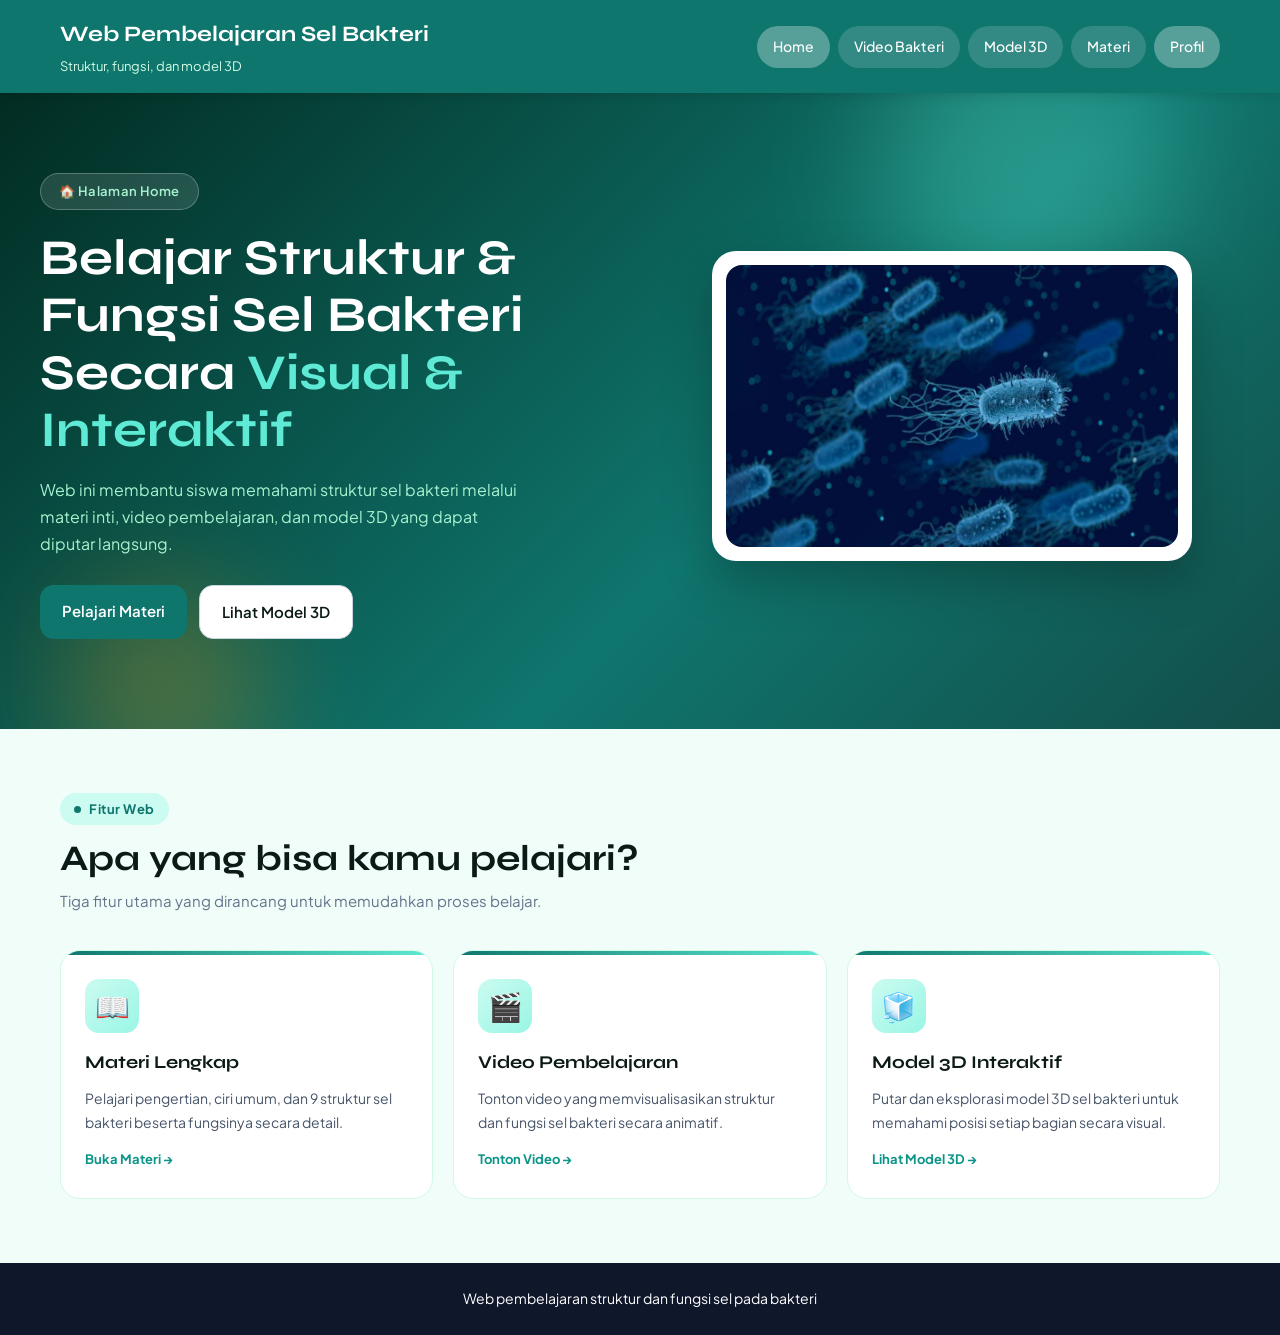
<file: index.html>
<!DOCTYPE html>
<html lang="id">
<head>
  <meta charset="UTF-8" />
  <meta name="viewport" content="width=device-width, initial-scale=1.0" />
  <title>Home | Struktur dan Fungsi Sel Bakteri</title>
  <link rel="preconnect" href="https://fonts.googleapis.com">
  <link href="https://fonts.googleapis.com/css2?family=Syne:wght@700;800&family=Plus+Jakarta+Sans:wght@400;500;600&display=swap" rel="stylesheet">
  <link rel="stylesheet" href="style.css" />
</head>
<body>

  <header>
    <div class="navbar">
      <div class="brand">
        <h1>Web Pembelajaran Sel Bakteri</h1>
        <p>Struktur, fungsi, dan model 3D</p>
      </div>
      <nav>
        <a href="index.html" class="active">Home</a>
        <a href="bakteri-gunung-berapi.html">Video Bakteri</a>
        <a href="model-3d.html">Model 3D</a>
        <a href="materi.html">Materi</a>
         <a href="profil.html" class="active">Profil</a>
      </nav>
    </div>
  </header>

  <main>

    <!-- HERO -->
    <section class="home-hero">
      <div class="blob blob-1"></div>
      <div class="blob blob-2"></div>
      <div class="home-hero-inner">
        <div class="home-hero-text reveal">
          <span class="page-chip">🏠 Halaman Home</span>
          <h2>Belajar Struktur &amp; Fungsi Sel Bakteri Secara <span>Visual &amp; Interaktif</span></h2>
          <p>Web ini membantu siswa memahami struktur sel bakteri melalui materi inti, video pembelajaran, dan model 3D yang dapat diputar langsung.</p>
          <div class="hero-buttons">
            <a href="materi.html" class="btn btn-primary">Pelajari Materi</a>
            <a href="model-3d.html" class="btn btn-secondary">Lihat Model 3D</a>
          </div>
        </div>
        <div class="home-hero-img reveal" style="transition-delay:.15s">
          <div class="img-frame">
            <img src="images/bakteri.jpg" alt="Ilustrasi bakteri">
          </div>
        </div>
      </div>
    </section>

    <!-- FITUR -->
    <section class="home-features">
      <div class="feat-container">
        <div class="section-label"><span class="dot"></span> Fitur Web</div>
        <h2 class="section-title">Apa yang bisa kamu pelajari?</h2>
        <p class="section-sub">Tiga fitur utama yang dirancang untuk memudahkan proses belajar.</p>

        <div class="feat-grid">
          <a href="materi.html" class="feat-card reveal">
            <div class="feat-icon">📖</div>
            <h3>Materi Lengkap</h3>
            <p>Pelajari pengertian, ciri umum, dan 9 struktur sel bakteri beserta fungsinya secara detail.</p>
            <span class="feat-link">Buka Materi →</span>
          </a>
          <a href="bakteri-gunung-berapi.html" class="feat-card reveal" style="transition-delay:.1s">
            <div class="feat-icon">🎬</div>
            <h3>Video Pembelajaran</h3>
            <p>Tonton video yang memvisualisasikan struktur dan fungsi sel bakteri secara animatif.</p>
            <span class="feat-link">Tonton Video →</span>
          </a>
          <a href="model-3d.html" class="feat-card reveal" style="transition-delay:.2s">
            <div class="feat-icon">🧊</div>
            <h3>Model 3D Interaktif</h3>
            <p>Putar dan eksplorasi model 3D sel bakteri untuk memahami posisi setiap bagian secara visual.</p>
            <span class="feat-link">Lihat Model 3D →</span>
          </a>
        </div>
      </div>
    </section>

  </main>

  <footer>
    <p>Web pembelajaran struktur dan fungsi sel pada bakteri</p>
  </footer>

  <script src="script.js"></script>
</body>
</html>
</file>
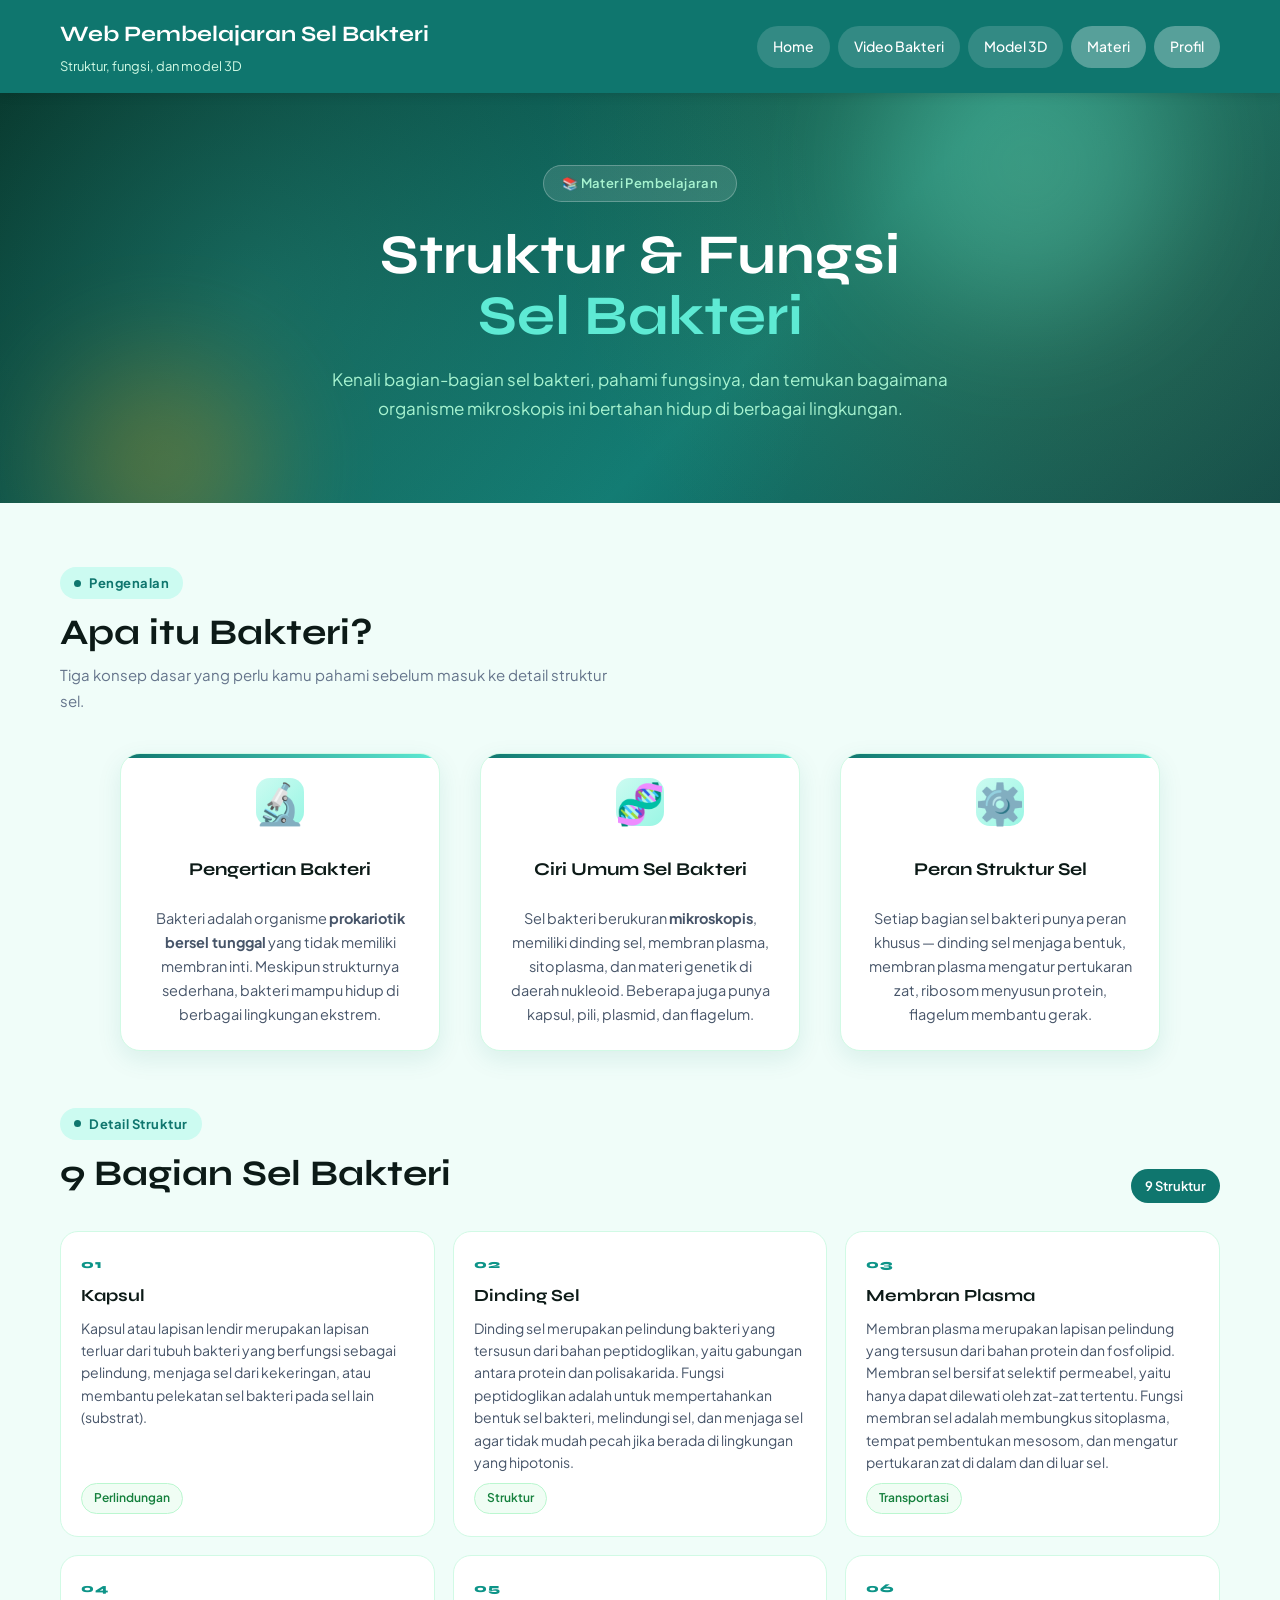
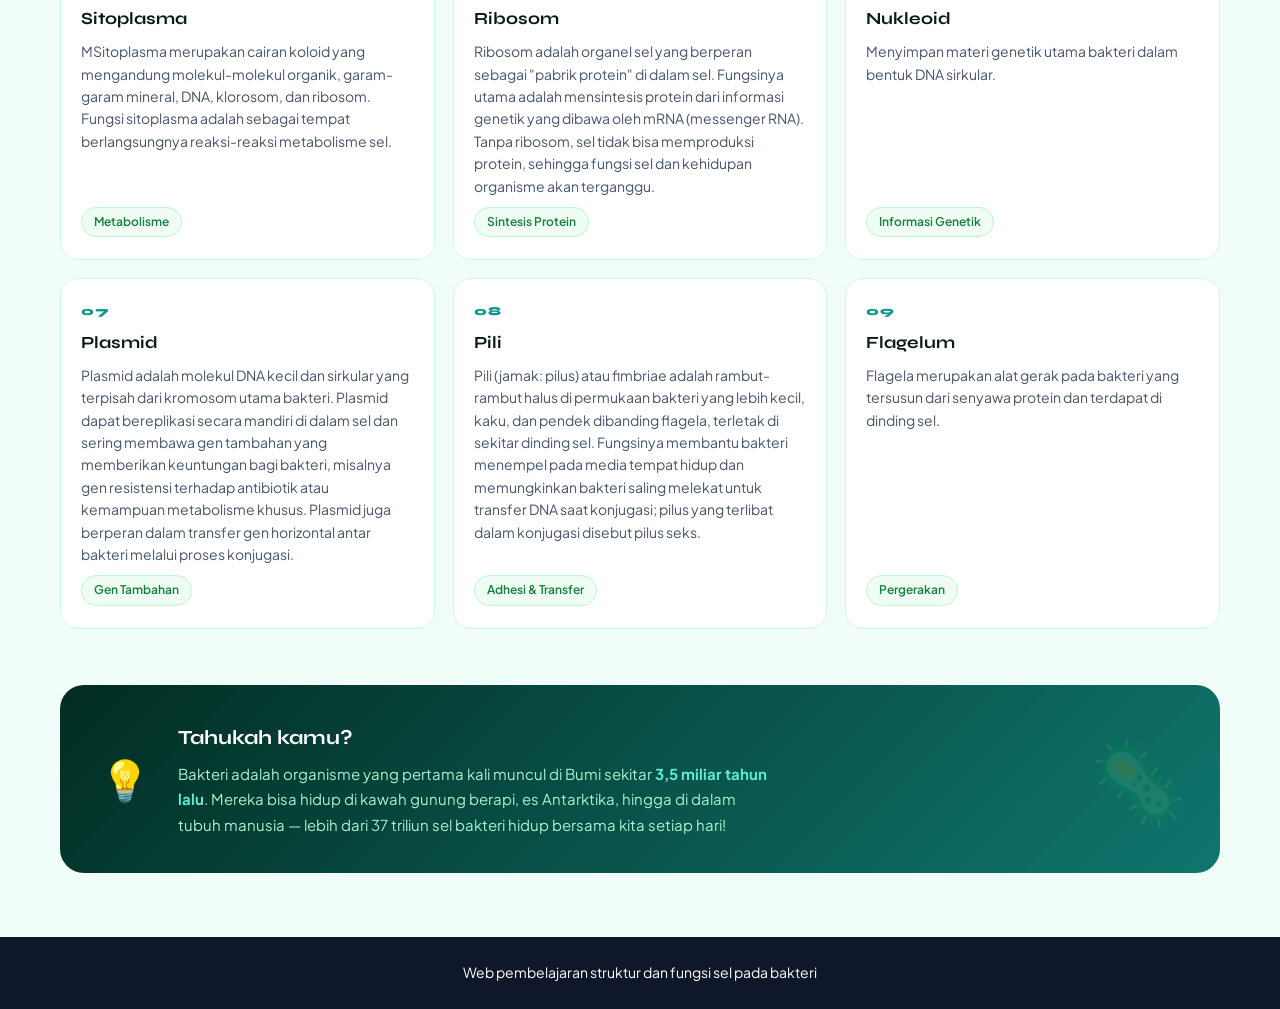
<file: materi.html>
<!DOCTYPE html>
<html lang="id">
<head>
  <meta charset="UTF-8" />
  <meta name="viewport" content="width=device-width, initial-scale=1.0" />
  <title>Materi Struktur dan Fungsi Sel Bakteri</title>
  <link rel="preconnect" href="https://fonts.googleapis.com">
  <link href="https://fonts.googleapis.com/css2?family=Syne:wght@700;800&family=Plus+Jakarta+Sans:wght@400;500;600&display=swap" rel="stylesheet">
  <link rel="stylesheet" href="style.css" />
</head>
<body>

  <!-- HEADER -->
  <header>
    <div class="navbar">
      <div class="brand">
        <h1>Web Pembelajaran Sel Bakteri</h1>
        <p>Struktur, fungsi, dan model 3D</p>
      </div>
      <nav>
        <a href="index.html">Home</a>
        <a href="bakteri-gunung-berapi.html">Video Bakteri</a>
        <a href="model-3d.html">Model 3D</a>
        <a href="materi.html" class="active">Materi</a>
         <a href="profil.html" class="active">Profil</a>
      </nav>
    </div>
  </header>

  <main>

    <!-- HERO -->
    <div class="mat-hero">
      <div class="blob blob-1"></div>
      <div class="blob blob-2"></div>
      <div class="inner">
        <div class="chip">📚 Materi Pembelajaran</div>
        <h2>Struktur &amp; Fungsi<br><span>Sel Bakteri</span></h2>
        <p>Kenali bagian-bagian sel bakteri, pahami fungsinya, dan temukan bagaimana organisme mikroskopis ini bertahan hidup di berbagai lingkungan.</p>
      </div>
    </div>

    <!-- OVERVIEW -->
    <div class="mat-section">
      <div class="section-label"><span class="dot"></span> Pengenalan</div>
      <h2 class="section-title">Apa itu Bakteri?</h2>
      <p class="section-sub">Tiga konsep dasar yang perlu kamu pahami sebelum masuk ke detail struktur sel.</p>

      <div class="overview-grid">
        <div class="ov-card reveal">
          <div class="ov-icon">🔬</div>
          <h3>Pengertian Bakteri</h3>
          <p>Bakteri adalah organisme <strong>prokariotik bersel tunggal</strong> yang tidak memiliki membran inti. Meskipun strukturnya sederhana, bakteri mampu hidup di berbagai lingkungan ekstrem.</p>
        </div>
        <div class="ov-card reveal">
          <div class="ov-icon">🧬</div>
          <h3>Ciri Umum Sel Bakteri</h3>
          <p>Sel bakteri berukuran <strong>mikroskopis</strong>, memiliki dinding sel, membran plasma, sitoplasma, dan materi genetik di daerah nukleoid. Beberapa juga punya kapsul, pili, plasmid, dan flagelum.</p>
        </div>
        <div class="ov-card reveal">
          <div class="ov-icon">⚙️</div>
          <h3>Peran Struktur Sel</h3>
          <p>Setiap bagian sel bakteri punya peran khusus — dinding sel menjaga bentuk, membran plasma mengatur pertukaran zat, ribosom menyusun protein, flagelum membantu gerak.</p>
        </div>
      </div>

      <!-- STRUCTURES -->
      <div class="str-header">
        <div>
          <div class="section-label"><span class="dot"></span> Detail Struktur</div>
          <h2 class="section-title">9 Bagian Sel Bakteri</h2>
        </div>
        <span class="count-badge">9 Struktur</span>
      </div>

      <div class="str-grid">
        <div class="str-card reveal">
          <span class="str-num">01</span>
          <h3>Kapsul</h3>
          <p>Kapsul atau lapisan lendir merupakan lapisan terluar dari tubuh bakteri yang berfungsi sebagai pelindung, menjaga sel dari kekeringan, atau membantu pelekatan sel bakteri pada sel lain (substrat). </p>
          <span class="str-pill">Perlindungan</span>
        </div>
        <div class="str-card reveal">
          <span class="str-num">02</span>
          <h3>Dinding Sel</h3>
          <p>Dinding sel merupakan pelindung bakteri yang tersusun dari bahan peptidoglikan, yaitu gabungan antara protein dan polisakarida. Fungsi peptidoglikan adalah untuk mempertahankan bentuk sel bakteri, melindungi sel, dan menjaga sel agar tidak mudah pecah jika berada di lingkungan yang hipotonis.</p>
          <span class="str-pill">Struktur</span>
        </div>
        <div class="str-card reveal">
          <span class="str-num">03</span>
          <h3>Membran Plasma</h3>
          <p>Membran plasma merupakan lapisan pelindung yang tersusun dari bahan protein dan fosfolipid. Membran sel bersifat selektif permeabel, yaitu hanya dapat dilewati oleh zat-zat tertentu. Fungsi membran sel adalah membungkus sitoplasma, tempat pembentukan mesosom, dan mengatur pertukaran zat di dalam dan di luar sel.</p>
          <span class="str-pill">Transportasi</span>
        </div>
        <div class="str-card reveal">
          <span class="str-num">04</span>
          <h3>Sitoplasma</h3>
          <p>MSitoplasma merupakan cairan koloid yang mengandung molekul-molekul organik, garam-garam mineral, DNA, klorosom, dan ribosom. Fungsi sitoplasma adalah sebagai tempat berlangsungnya reaksi-reaksi metabolisme sel.</p>
          <span class="str-pill">Metabolisme</span>
        </div>
        <div class="str-card reveal">
          <span class="str-num">05</span>
          <h3>Ribosom</h3>
          <p>Ribosom adalah organel sel yang berperan sebagai "pabrik protein" di dalam sel. Fungsinya utama adalah mensintesis protein dari informasi genetik yang dibawa oleh mRNA (messenger RNA). Tanpa ribosom, sel tidak bisa memproduksi protein, sehingga fungsi sel dan kehidupan organisme akan terganggu. </p>
          <span class="str-pill">Sintesis Protein</span>
        </div>
        <div class="str-card reveal">
          <span class="str-num">06</span>
          <h3>Nukleoid</h3>
          <p>Menyimpan materi genetik utama bakteri dalam bentuk DNA sirkular.</p>
          <span class="str-pill">Informasi Genetik</span>
        </div>
        <div class="str-card reveal">
          <span class="str-num">07</span>
          <h3>Plasmid</h3>
          <p>Plasmid adalah molekul DNA kecil dan sirkular yang terpisah dari kromosom utama bakteri. Plasmid dapat bereplikasi secara mandiri di dalam sel dan sering membawa gen tambahan yang memberikan keuntungan bagi bakteri, misalnya gen resistensi terhadap antibiotik atau kemampuan metabolisme khusus. Plasmid juga berperan dalam transfer gen horizontal antar bakteri melalui proses konjugasi.</p>
          <span class="str-pill">Gen Tambahan</span>
        </div>
        <div class="str-card reveal">
          <span class="str-num">08</span>
          <h3>Pili</h3>
          <p>Pili (jamak: pilus) atau fimbriae adalah rambut-rambut halus di permukaan bakteri yang lebih kecil, kaku, dan pendek dibanding flagela, terletak di sekitar dinding sel. Fungsinya membantu bakteri menempel pada media tempat hidup dan memungkinkan bakteri saling melekat untuk transfer DNA saat konjugasi; pilus yang terlibat dalam konjugasi disebut pilus seks.</p>
          <span class="str-pill">Adhesi &amp; Transfer</span>
        </div>
        <div class="str-card reveal">
          <span class="str-num">09</span>
          <h3>Flagelum</h3>
          <p>Flagela merupakan alat gerak pada bakteri yang tersusun dari senyawa protein dan terdapat di dinding sel.</p>
          <span class="str-pill">Pergerakan</span>
        </div>
      </div>

      <!-- FUN FACT -->
      <div class="fact-strip reveal">
        <div class="fact-icon">💡</div>
        <div class="fact-text">
          <h4>Tahukah kamu?</h4>
          <p>Bakteri adalah organisme yang pertama kali muncul di Bumi sekitar <strong>3,5 miliar tahun lalu</strong>. Mereka bisa hidup di kawah gunung berapi, es Antarktika, hingga di dalam tubuh manusia — lebih dari 37 triliun sel bakteri hidup bersama kita setiap hari!</p>
        </div>
      </div>

    </div>
  </main>

  <footer>
    <p>Web pembelajaran struktur dan fungsi sel pada bakteri</p>
  </footer>

  <script src="script.js"></script>
</body>
</html>
</file>
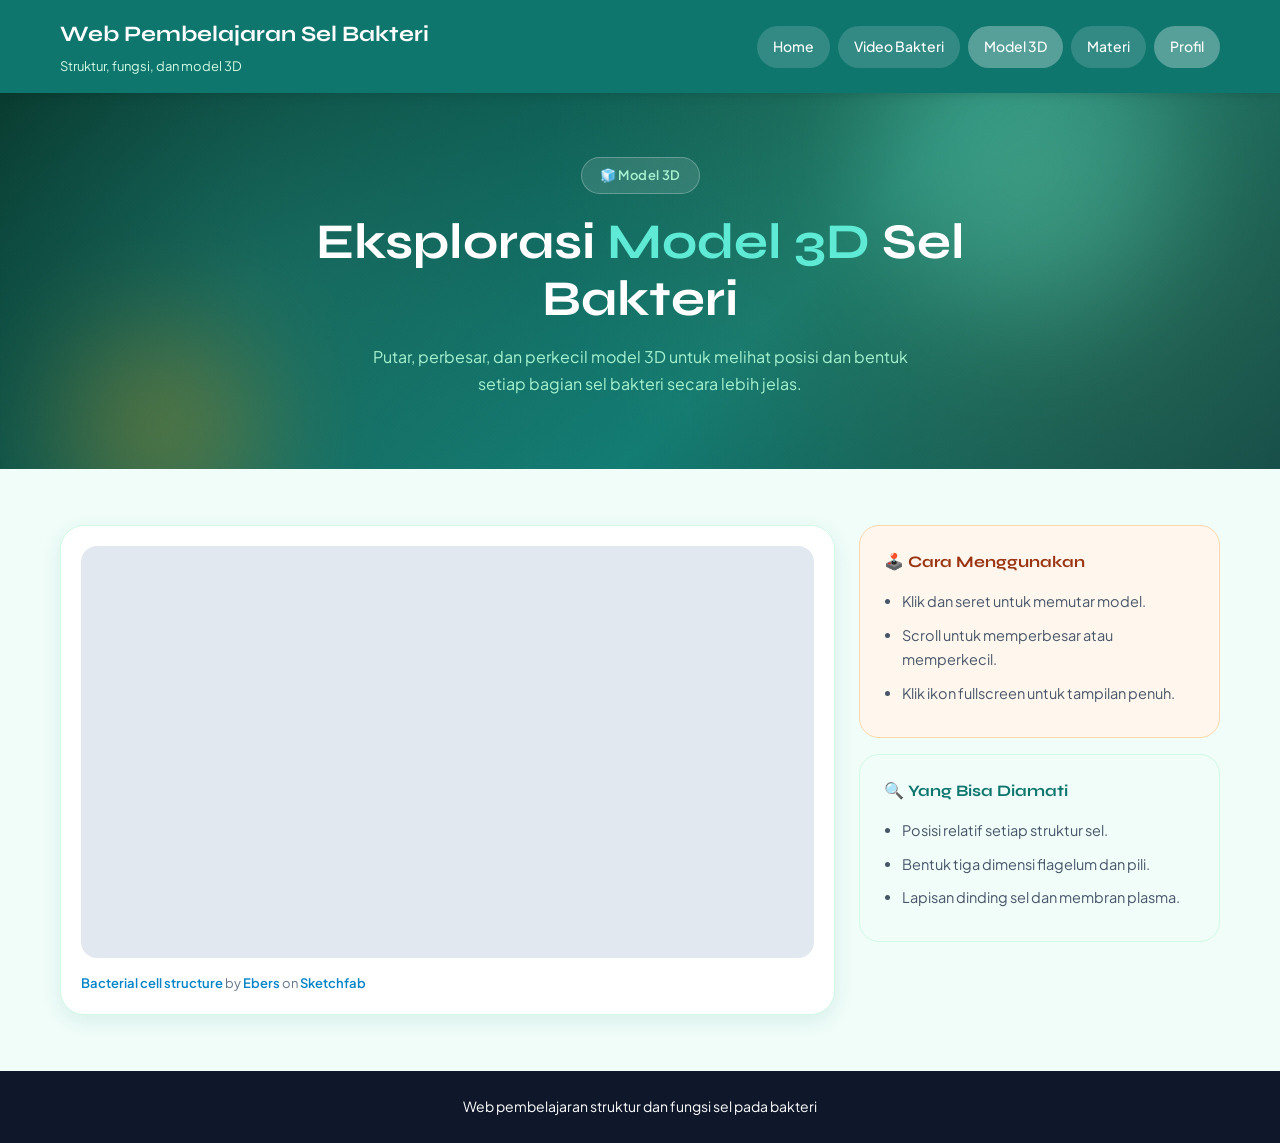
<file: model-3d.html>
<!DOCTYPE html>
<html lang="id">
<head>
  <meta charset="UTF-8" />
  <meta name="viewport" content="width=device-width, initial-scale=1.0" />
  <title>Model 3D Sel Bakteri</title>
  <link rel="preconnect" href="https://fonts.googleapis.com">
  <link href="https://fonts.googleapis.com/css2?family=Syne:wght@700;800&family=Plus+Jakarta+Sans:wght@400;500;600&display=swap" rel="stylesheet">
  <link rel="stylesheet" href="style.css" />
</head>
<body>

  <header>
    <div class="navbar">
      <div class="brand">
        <h1>Web Pembelajaran Sel Bakteri</h1>
        <p>Struktur, fungsi, dan model 3D</p>
      </div>
      <nav>
        <a href="index.html">Home</a>
        <a href="bakteri-gunung-berapi.html">Video Bakteri</a>
        <a href="model-3d.html" class="active">Model 3D</a>
        <a href="materi.html">Materi</a>
         <a href="profil.html" class="active">Profil</a>
      </nav>
    </div>
  </header>

  <main>

    <!-- PAGE HERO -->
    <div class="page-hero">
      <div class="blob blob-1"></div>
      <div class="blob blob-2"></div>
      <div class="page-hero-inner">
        <span class="page-chip">🧊 Model 3D</span>
        <h2>Eksplorasi <span>Model 3D</span> Sel Bakteri</h2>
        <p>Putar, perbesar, dan perkecil model 3D untuk melihat posisi dan bentuk setiap bagian sel bakteri secara lebih jelas.</p>
      </div>
    </div>

    <!-- CONTENT -->
    <div class="page-section">

      <div class="model-layout">

        <div class="model-embed reveal">
          <div class="embed-card">
            <div class="sketchfab-embed-wrapper">
              <iframe
                title="Bacterial cell structure"
                frameborder="0"
                allowfullscreen
                mozallowfullscreen="true"
                webkitallowfullscreen="true"
                allow="autoplay; fullscreen; xr-spatial-tracking"
                xr-spatial-tracking
                execution-while-out-of-viewport
                execution-while-not-rendered
                web-share
                src="https://sketchfab.com/models/42439edc90cd4d87b8ae322a4dcee8de/embed">
              </iframe>
            </div>
            <p class="credit">
              <a href="https://sketchfab.com/3d-models/bacterial-cell-structure-42439edc90cd4d87b8ae322a4dcee8de" target="_blank" rel="nofollow">Bacterial cell structure</a>
              by <a href="https://sketchfab.com/Ebers" target="_blank" rel="nofollow">Ebers</a>
              on <a href="https://sketchfab.com" target="_blank" rel="nofollow">Sketchfab</a>
            </p>
          </div>
        </div>

        <div class="model-info reveal" style="transition-delay:.1s">
          <div class="side-box">
            <h3>🕹️ Cara Menggunakan</h3>
            <ul>
              <li>Klik dan seret untuk memutar model.</li>
              <li>Scroll untuk memperbesar atau memperkecil.</li>
              <li>Klik ikon fullscreen untuk tampilan penuh.</li>
            </ul>
          </div>

          <div class="side-box side-box-teal">
            <h3>🔍 Yang Bisa Diamati</h3>
            <ul>
              <li>Posisi relatif setiap struktur sel.</li>
              <li>Bentuk tiga dimensi flagelum dan pili.</li>
              <li>Lapisan dinding sel dan membran plasma.</li>
            </ul>
          </div>
        </div>

      </div>
    </div>

  </main>

  <footer>
    <p>Web pembelajaran struktur dan fungsi sel pada bakteri</p>
  </footer>

  <script src="script.js"></script>
</body>
</html>
</file>
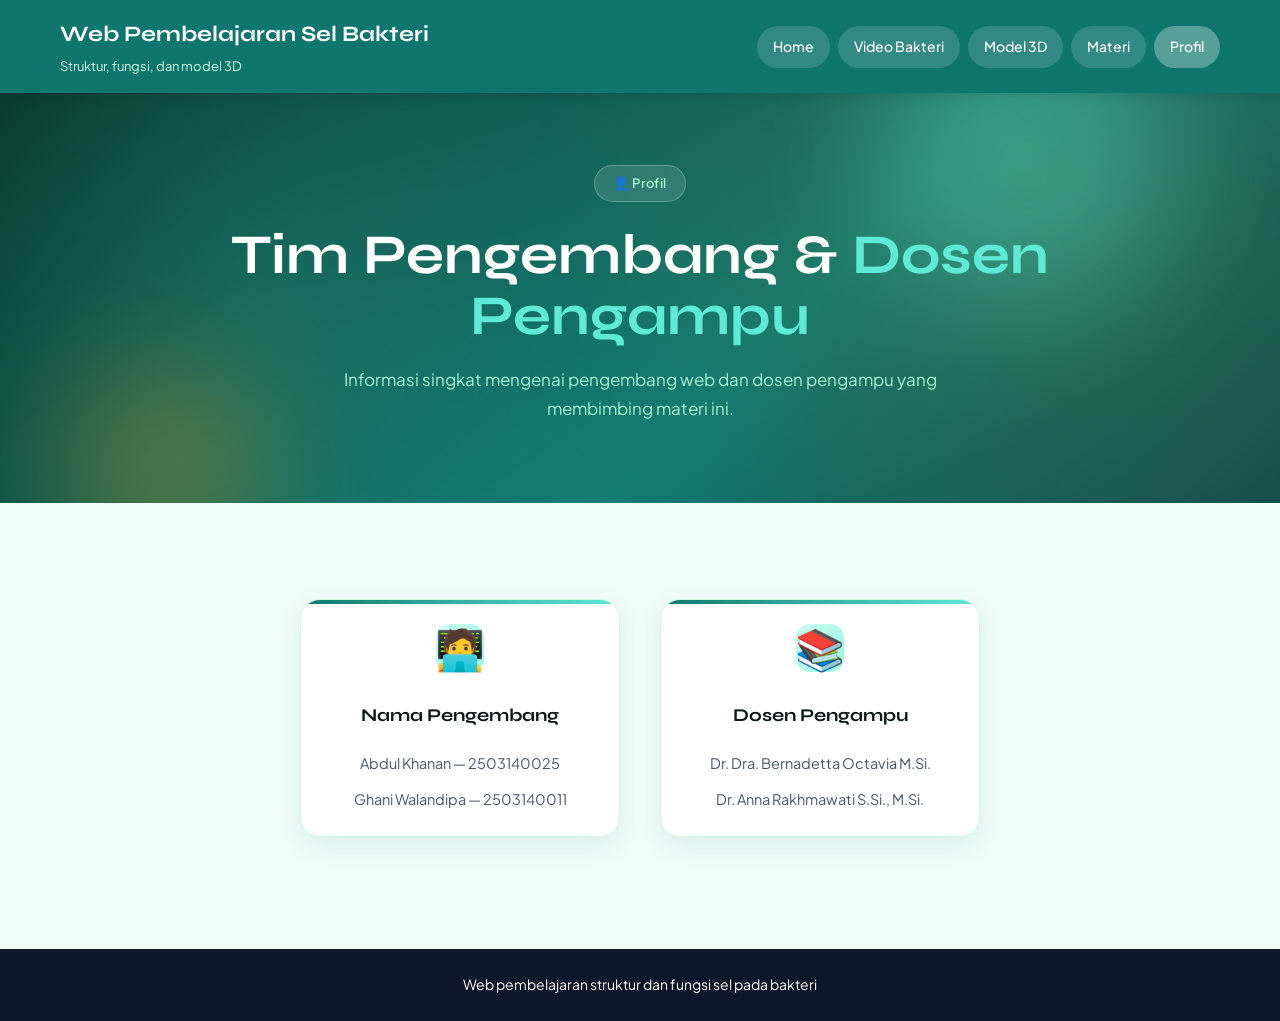
<file: profil.html>
<!DOCTYPE html>
<html lang="id">
<head>
  <meta charset="UTF-8" />
  <meta name="viewport" content="width=device-width, initial-scale=1.0" />
  <title>Profil Pengembang | Web Sel Bakteri</title>
  <link rel="preconnect" href="https://fonts.googleapis.com">
  <link href="https://fonts.googleapis.com/css2?family=Syne:wght@700;800&family=Plus+Jakarta+Sans:wght@400;500;600&display=swap" rel="stylesheet">
  <link rel="stylesheet" href="style.css" />
</head>
<body>

  <header>
    <div class="navbar">
      <div class="brand">
        <h1>Web Pembelajaran Sel Bakteri</h1>
        <p>Struktur, fungsi, dan model 3D</p>
      </div>
      <nav>
        <a href="index.html">Home</a>
        <a href="bakteri-gunung-berapi.html">Video Bakteri</a>
        <a href="model-3d.html">Model 3D</a>
        <a href="materi.html">Materi</a>
        <a href="profil.html" class="active">Profil</a>
      </nav>
    </div>
  </header>

  <main>

    <!-- HERO -->
    <div class="mat-hero">
      <div class="blob blob-1"></div>
      <div class="blob blob-2"></div>
      <div class="inner">
        <div class="chip">👤 Profil</div>
        <h2>Tim Pengembang & <span>Dosen Pengampu</span></h2>
        <p>Informasi singkat mengenai pengembang web dan dosen pengampu yang membimbing materi ini.</p>
      </div>
    </div>

    <!-- CONTENT -->
    <div class="page-section">
      <div class="overview-grid">

        <div class="ov-card reveal">
          <div class="ov-icon">🧑‍💻</div>
          <h3>Nama Pengembang</h3>
          <p>Abdul Khanan — 2503140025</p>
          <p>Ghani Walandipa — 2503140011</p>
        </div>

        <div class="ov-card reveal">
          <div class="ov-icon">📚</div>
          <h3>Dosen Pengampu</h3>
          <p>Dr. Dra. Bernadetta Octavia M.Si.</p>
          <p>Dr. Anna Rakhmawati S.Si., M.Si.</p>
        </div>

      </div>
    </div>

  </main>

  <footer>
    <p>Web pembelajaran struktur dan fungsi sel pada bakteri</p>
  </footer>

  <script src="script.js"></script>
</body>
</html>
</file>
<file: style.css>
/* ================================================
   style.css — Global stylesheet
   Web Pembelajaran Sel Bakteri
   Font: Syne (judul) + Plus Jakarta Sans (body)
   ================================================ */

/* ── Reset ── */
*, *::before, *::after {
  margin: 0;
  padding: 0;
  box-sizing: border-box;
}

/* ── CSS Variables ── */
:root {
  --teal:    #0f766e;
  --teal2:   #0d9488;
  --teal3:   #5eead4;
  --teal-dk: #022c22;
  --amber:   #f59e0b;
  --ink:     #0c1a17;
  --paper:   #f0fdf9;
  --muted:   #64748b;
  --card:    #ffffff;
  --border:  #d1fae5;
  --shadow:  rgba(15, 118, 110, 0.10);
}

/* ── Base ── */
body {
  font-family: 'Plus Jakarta Sans', Arial, sans-serif;
  background: var(--paper);
  color: var(--ink);
  line-height: 1.7;
}

/* ================================================
   HEADER & NAVBAR
   ================================================ */
header {
  position: sticky;
  top: 0;
  z-index: 1000;
  background: var(--teal);
  color: white;
  box-shadow: 0 2px 10px rgba(0,0,0,.12);
}

.navbar {
  max-width: 1200px;
  margin: 0 auto;
  padding: 16px 20px;
  display: flex;
  justify-content: space-between;
  align-items: center;
  gap: 20px;
  flex-wrap: wrap;
}

.brand h1 {
  font-family: 'Syne', sans-serif;
  font-size: 22px;
  margin-bottom: 2px;
}

.brand p {
  font-size: 13px;
  color: #d1fae5;
}

nav {
  display: flex;
  gap: 8px;
  flex-wrap: wrap;
}

nav a {
  text-decoration: none;
  color: white;
  background: rgba(255,255,255,.15);
  padding: 9px 16px;
  border-radius: 999px;
  font-size: 14px;
  font-weight: 500;
  transition: background .25s;
}

nav a:hover,
nav a.active {
  background: rgba(255,255,255,.30);
}

/* ================================================
   FLOATING BLOBS (semua hero)
   ================================================ */
.blob {
  position: absolute;
  border-radius: 50%;
  filter: blur(60px);
  opacity: .30;
  animation: drift 8s ease-in-out infinite alternate;
}
.blob-1 { width:300px; height:300px; background:#5eead4; top:-80px; right:8%; }
.blob-2 { width:200px; height:200px; background:#f59e0b; bottom:-60px; left:5%; animation-delay:-3s; }

@keyframes drift {
  from { transform: translate(0,0) scale(1); }
  to   { transform: translate(20px,28px) scale(1.08); }
}

/* ================================================
   PAGE HERO (Video & Model 3D)
   ================================================ */
.page-hero {
  background: linear-gradient(135deg, var(--teal-dk) 0%, var(--teal) 60%, #134e4a 100%);
  padding: 64px 20px 72px;
  position: relative;
  overflow: hidden;
  text-align: center;
}

.page-hero::before {
  content: '';
  position: absolute; inset: 0;
  background-image:
    radial-gradient(circle at 20% 50%, rgba(94,234,212,.18) 0%, transparent 55%),
    radial-gradient(circle at 80% 20%, rgba(245,158,11,.12) 0%, transparent 45%);
  pointer-events: none;
}

.page-hero-inner {
  max-width: 700px;
  margin: 0 auto;
  position: relative;
  z-index: 1;
}

.page-hero h2 {
  font-family: 'Syne', sans-serif;
  font-size: clamp(28px, 4.5vw, 50px);
  color: #fff;
  line-height: 1.15;
  margin-bottom: 14px;
}
.page-hero h2 span { color: var(--teal3); }

.page-hero p {
  font-size: 16px;
  color: #a7f3d0;
  max-width: 560px;
  margin: 0 auto;
}

/* Chip badge */
.page-chip {
  display: inline-flex;
  align-items: center;
  gap: 8px;
  background: rgba(255,255,255,.12);
  border: 1px solid rgba(255,255,255,.25);
  color: #a7f3d0;
  padding: 6px 18px;
  border-radius: 999px;
  font-size: 13px;
  font-weight: 600;
  letter-spacing: .4px;
  margin-bottom: 20px;
}

/* ================================================
   PAGE SECTION WRAPPER
   ================================================ */
.page-section {
  max-width: 1200px;
  margin: 0 auto;
  padding: 56px 20px;
}

/* ================================================
   SHARED COMPONENTS
   ================================================ */

/* Section label pill */
.section-label {
  display: inline-flex;
  align-items: center;
  gap: 8px;
  background: #ccfbf1;
  color: var(--teal);
  padding: 5px 14px;
  border-radius: 999px;
  font-size: 13px;
  font-weight: 700;
  letter-spacing: .5px;
  margin-bottom: 12px;
}
.section-label .dot {
  width: 7px; height: 7px;
  border-radius: 50%;
  background: var(--teal);
}

.section-title {
  font-family: 'Syne', sans-serif;
  font-size: clamp(22px, 3.2vw, 36px);
  color: var(--ink);
  margin-bottom: 8px;
  line-height: 1.2;
}
.section-sub {
  font-size: 15px;
  color: var(--muted);
  margin-bottom: 36px;
  max-width: 560px;
}

/* Buttons */
.btn {
  display: inline-block;
  text-decoration: none;
  padding: 13px 22px;
  border-radius: 14px;
  font-weight: 600;
  font-size: 15px;
  transition: .25s;
}
.btn-primary { background: var(--teal); color: white; }
.btn-primary:hover { background: #115e59; }
.btn-secondary { background: white; color: var(--ink); border: 1px solid #cbd5e1; }
.btn-secondary:hover { background: #f1f5f9; }
.hero-buttons { display: flex; gap: 12px; flex-wrap: wrap; }

/* Side boxes */
.side-box {
  background: #fff7ed;
  border: 1px solid #fed7aa;
  border-radius: 20px;
  padding: 22px 24px;
  margin-bottom: 16px;
}
.side-box:last-child { margin-bottom: 0; }
.side-box-teal { background: #f0fdf9; border-color: var(--border); }

.side-box h3 {
  font-family: 'Syne', sans-serif;
  font-size: 16px;
  margin-bottom: 14px;
  color: #9a3412;
}
.side-box-teal h3 { color: var(--teal); }

.side-box ul { padding-left: 18px; color: #475569; }
.side-box li { margin-bottom: 9px; font-size: 14.5px; }

/* Credit */
.credit { margin-top: 14px; font-size: 13px; color: var(--muted); }
.credit a { color: #0284c7; font-weight: 600; text-decoration: none; }

/* ================================================
   HOME PAGE
   ================================================ */
.home-hero {
  background: linear-gradient(135deg, var(--teal-dk) 0%, var(--teal) 60%, #134e4a 100%);
  padding: 80px 20px 90px;
  position: relative;
  overflow: hidden;
}

.home-hero-inner {
  max-width: 1200px;
  margin: 0 auto;
  display: grid;
  grid-template-columns: 1fr 1fr;
  gap: 48px;
  align-items: center;
  position: relative;
  z-index: 1;
}

.home-hero-text h2 {
  font-family: 'Syne', sans-serif;
  font-size: clamp(28px, 4vw, 50px);
  color: #fff;
  line-height: 1.15;
  margin-bottom: 16px;
}
.home-hero-text h2 span { color: var(--teal3); }
.home-hero-text p { font-size: 16px; color: #a7f3d0; margin-bottom: 28px; max-width: 480px; }

.home-hero-img { display: flex; justify-content: center; }

.img-frame {
  background: white;
  border-radius: 24px;
  padding: 14px;
  box-shadow: 0 20px 50px rgba(0,0,0,.25);
  width: 100%;
  max-width: 480px;
}
.img-frame img {
  width: 100%;
  border-radius: 16px;
  display: block;
  object-fit: cover;
  aspect-ratio: 16/10;
}

/* Features section */
.home-features { padding: 0; }
.feat-container {
  max-width: 1200px;
  margin: 0 auto;
  padding: 64px 20px;
}

.feat-grid {
  display: grid;
  grid-template-columns: repeat(3, 1fr);
  gap: 20px;
}

.feat-card {
  background: var(--card);
  border: 1.5px solid var(--border);
  border-radius: 20px;
  padding: 28px 24px;
  text-decoration: none;
  color: inherit;
  display: flex;
  flex-direction: column;
  gap: 10px;
  position: relative;
  overflow: hidden;
  transition: transform .25s, box-shadow .25s, border-color .25s;
}
.feat-card::before {
  content: '';
  position: absolute;
  top: 0; left: 0; right: 0; height: 4px;
  background: linear-gradient(90deg, var(--teal), var(--teal3));
}
.feat-card:hover {
  transform: translateY(-6px);
  box-shadow: 0 20px 40px var(--shadow);
  border-color: var(--teal3);
}

.feat-icon {
  font-size: 28px;
  width: 54px; height: 54px;
  background: linear-gradient(135deg, #ccfbf1, #99f6e4);
  border-radius: 14px;
  display: flex; align-items: center; justify-content: center;
  margin-bottom: 4px;
}
.feat-card h3 { font-family: 'Syne', sans-serif; font-size: 18px; color: var(--ink); }
.feat-card p  { font-size: 14px; color: #475569; line-height: 1.65; flex: 1; }
.feat-link    { font-size: 13px; font-weight: 700; color: var(--teal2); margin-top: 4px; }

/* ================================================
   VIDEO PAGE
   ================================================ */
.video-layout {
  display: grid;
  grid-template-columns: 1.5fr 0.7fr;
  gap: 24px;
  align-items: start;
}

.video-main .video-wrapper {
  position: relative;
  width: 100%;
  padding-top: 56.25%;
  overflow: hidden;
  border-radius: 20px;
  background: #0f172a;
  box-shadow: 0 10px 30px rgba(0,0,0,.12);
}
.video-main .video-wrapper video {
  position: absolute; inset: 0;
  width: 100%; height: 100%;
  object-fit: cover;
  border-radius: 20px;
}

/* ================================================
   MODEL 3D PAGE
   ================================================ */
.model-layout {
  display: grid;
  grid-template-columns: 1.5fr 0.7fr;
  gap: 24px;
  align-items: start;
}

.embed-card {
  background: var(--card);
  border: 1px solid var(--border);
  border-radius: 24px;
  padding: 20px;
  box-shadow: 0 6px 20px var(--shadow);
}

.sketchfab-embed-wrapper {
  position: relative;
  width: 100%;
  padding-top: 56.25%;
  overflow: hidden;
  border-radius: 16px;
  background: #e2e8f0;
}
.sketchfab-embed-wrapper iframe {
  position: absolute; inset: 0;
  width: 100%; height: 100%;
  border: 0;
}

/* ================================================
   MATERI PAGE
   ================================================ */
.mat-hero {
  background: linear-gradient(135deg, var(--teal-dk) 0%, var(--teal) 60%, #134e4a 100%);
  padding: 72px 20px 80px;
  position: relative;
  overflow: hidden;
}
.mat-hero::before {
  content: '';
  position: absolute; inset: 0;
  background-image:
    radial-gradient(circle at 20% 50%, rgba(94,234,212,.18) 0%, transparent 55%),
    radial-gradient(circle at 80% 20%, rgba(245,158,11,.12) 0%, transparent 45%);
  pointer-events: none;
}
.mat-hero .inner {
  max-width: 860px; margin: 0 auto;
  position: relative; z-index: 1; text-align: center;
}
.mat-hero .chip {
  display: inline-flex; align-items: center; gap: 8px;
  background: rgba(255,255,255,.12); border: 1px solid rgba(255,255,255,.25);
  color: #a7f3d0; padding: 6px 18px; border-radius: 999px;
  font-size: 13px; font-weight: 600; letter-spacing: .4px; margin-bottom: 22px;
}
.mat-hero h2 {
  font-family: 'Syne', sans-serif;
  font-size: clamp(32px, 5vw, 56px);
  color: #fff; line-height: 1.1; margin-bottom: 18px;
}
.mat-hero h2 span { color: var(--teal3); }
.mat-hero > .inner > p { font-size: 17px; color: #a7f3d0; max-width: 620px; margin: 0 auto; }

.mat-section { max-width: 1200px; margin: 0 auto; padding: 64px 20px; }

/* Overview */
.overview-grid {
  display: grid;
  grid-template-columns: repeat(3, 1fr);
  gap: 22px;
  margin-bottom: 56px;
}
.ov-card {
  background: var(--card); border: 1px solid var(--border);
  border-radius: 20px; padding: 28px 24px;
  position: relative; overflow: hidden;
  transition: transform .3s, box-shadow .3s;
}
.ov-card::before {
  content: ''; position: absolute;
  top: 0; left: 0; right: 0; height: 4px;
  background: linear-gradient(90deg, var(--teal), var(--teal3));
}
.ov-card:hover { transform: translateY(-6px); box-shadow: 0 20px 40px var(--shadow); }
.ov-icon {
  width: 48px; height: 48px; border-radius: 14px;
  background: linear-gradient(135deg, #ccfbf1, #99f6e4);
  display: flex; align-items: center; justify-content: center;
  font-size: 22px; margin-bottom: 16px;
}
.ov-card h3 { font-family: 'Syne', sans-serif; font-size: 18px; color: var(--ink); margin-bottom: 10px; }
.ov-card p  { font-size: 14.5px; color: #475569; line-height: 1.65; }

/* Structure header */
.str-header {
  display: flex; align-items: flex-end;
  justify-content: space-between; flex-wrap: wrap; gap: 12px; margin-bottom: 28px;
}
.count-badge {
  background: var(--teal); color: white;
  padding: 6px 14px; border-radius: 999px; font-size: 13px; font-weight: 600;
}

/* Structure grid */
.str-grid { display: grid; grid-template-columns: repeat(3, 1fr); gap: 18px; }
.str-card {
  background: var(--card); border: 1.5px solid var(--border);
  border-radius: 18px; padding: 22px 20px;
  display: flex; flex-direction: column; gap: 10px;
  transition: transform .25s, box-shadow .25s, border-color .25s;
}
.str-card:hover { transform: translateY(-5px); box-shadow: 0 16px 36px var(--shadow); border-color: var(--teal3); }
.str-num { font-family: 'Syne', sans-serif; font-size: 12px; font-weight: 800; color: var(--teal2); letter-spacing: 1px; text-transform: uppercase; }
.str-card h3 { font-family: 'Syne', sans-serif; font-size: 17px; color: var(--ink); line-height: 1.3; }
.str-card p  { font-size: 14px; color: #475569; line-height: 1.6; }
.str-pill {
  margin-top: auto; display: inline-block;
  background: #f0fdf4; color: #15803d;
  font-size: 12px; font-weight: 600;
  padding: 4px 12px; border-radius: 999px;
  border: 1px solid #bbf7d0; width: fit-content;
}

/* Stagger delays */
.overview-grid .ov-card:nth-child(2) { transition-delay: .10s; }
.overview-grid .ov-card:nth-child(3) { transition-delay: .20s; }
.str-grid .str-card:nth-child(2) { transition-delay: .07s; }
.str-grid .str-card:nth-child(3) { transition-delay: .14s; }
.str-grid .str-card:nth-child(4) { transition-delay: .21s; }
.str-grid .str-card:nth-child(5) { transition-delay: .28s; }
.str-grid .str-card:nth-child(6) { transition-delay: .35s; }
.str-grid .str-card:nth-child(7) { transition-delay: .42s; }
.str-grid .str-card:nth-child(8) { transition-delay: .49s; }
.str-grid .str-card:nth-child(9) { transition-delay: .56s; }

/* Fun fact */
.fact-strip {
  margin: 56px 0 0;
  background: linear-gradient(135deg, var(--teal-dk), var(--teal));
  border-radius: 24px; padding: 36px 40px;
  display: flex; align-items: center; gap: 28px; flex-wrap: wrap;
  position: relative; overflow: hidden;
}
.fact-strip::after { content: '🦠'; position: absolute; right: 32px; top: 50%; transform: translateY(-50%); font-size: 80px; opacity: .15; }
.fact-icon { font-size: 40px; flex-shrink: 0; }
.fact-text h4 { font-family: 'Syne', sans-serif; font-size: 20px; color: #fff; margin-bottom: 6px; }
.fact-text p  { font-size: 15px; color: #a7f3d0; max-width: 600px; }
.fact-text strong { color: var(--teal3); }

/* ================================================
   SCROLL REVEAL
   ================================================ */
.reveal {
  opacity: 0;
  transform: translateY(28px);
  transition: opacity .55s ease, transform .55s ease;
}
.reveal.visible { opacity: 1; transform: translateY(0); }

/* ================================================
   FOOTER
   ================================================ */
footer {
  background: #0f172a;
  color: white;
  text-align: center;
  padding: 24px 20px;
  font-size: 14px;
}

/* ================================================
   RESPONSIVE
   ================================================ */
@media (max-width: 960px) {
  .home-hero-inner { grid-template-columns: 1fr; text-align: center; }
  .home-hero-text p { max-width: 100%; }
  .hero-buttons { justify-content: center; }
  .feat-grid { grid-template-columns: repeat(2, 1fr); }
  .video-layout, .model-layout { grid-template-columns: 1fr; }
  .overview-grid, .str-grid { grid-template-columns: repeat(2, 1fr); }
}

@media (max-width: 600px) {
  .brand h1 { font-size: 18px; }
  nav a { font-size: 13px; padding: 8px 13px; }
  .feat-grid, .overview-grid, .str-grid { grid-template-columns: 1fr; }
  .mat-hero, .home-hero { padding: 52px 20px 60px; }
  .fact-strip { padding: 28px 24px; }
  .fact-strip::after { display: none; }
}



/* Container dua kartu di tengah halaman */
.overview-grid {
  display: flex;               /* pakai flexbox */
  justify-content: center;     /* center horizontal */
  align-items: center;         /* center vertical jika perlu */
  gap: 40px;                   /* jarak antar kartu */
  flex-wrap: wrap;             /* responsif jika layar kecil */
  margin-top: 40px;            /* jarak dari hero */
  margin-bottom: 56px;
}

/* Styling kartu */
.ov-card {
  max-width: 320px;            /* ukuran kartu */
  width: 100%;
  padding: 24px;
  text-align: center;           /* teks dan ikon di tengah */
  border-radius: 20px;
  background-color: var(--card);
  border: 1.5px solid var(--border);
  box-shadow: 0 8px 25px var(--shadow);
  display: flex;
  flex-direction: column;      /* susun vertikal: ikon + teks */
  align-items: center;         /* center konten horizontal */
  gap: 12px;                   /* jarak ikon dengan teks */
  transition: transform .25s, box-shadow .25s;
}

.ov-card:hover {
  transform: translateY(-5px);
  box-shadow: 0 16px 40px var(--shadow);
}

/* Icon di tengah */
.ov-icon {
  font-size: 40px;
  display: flex;
  justify-content: center;
  align-items: center;
}
</file>
